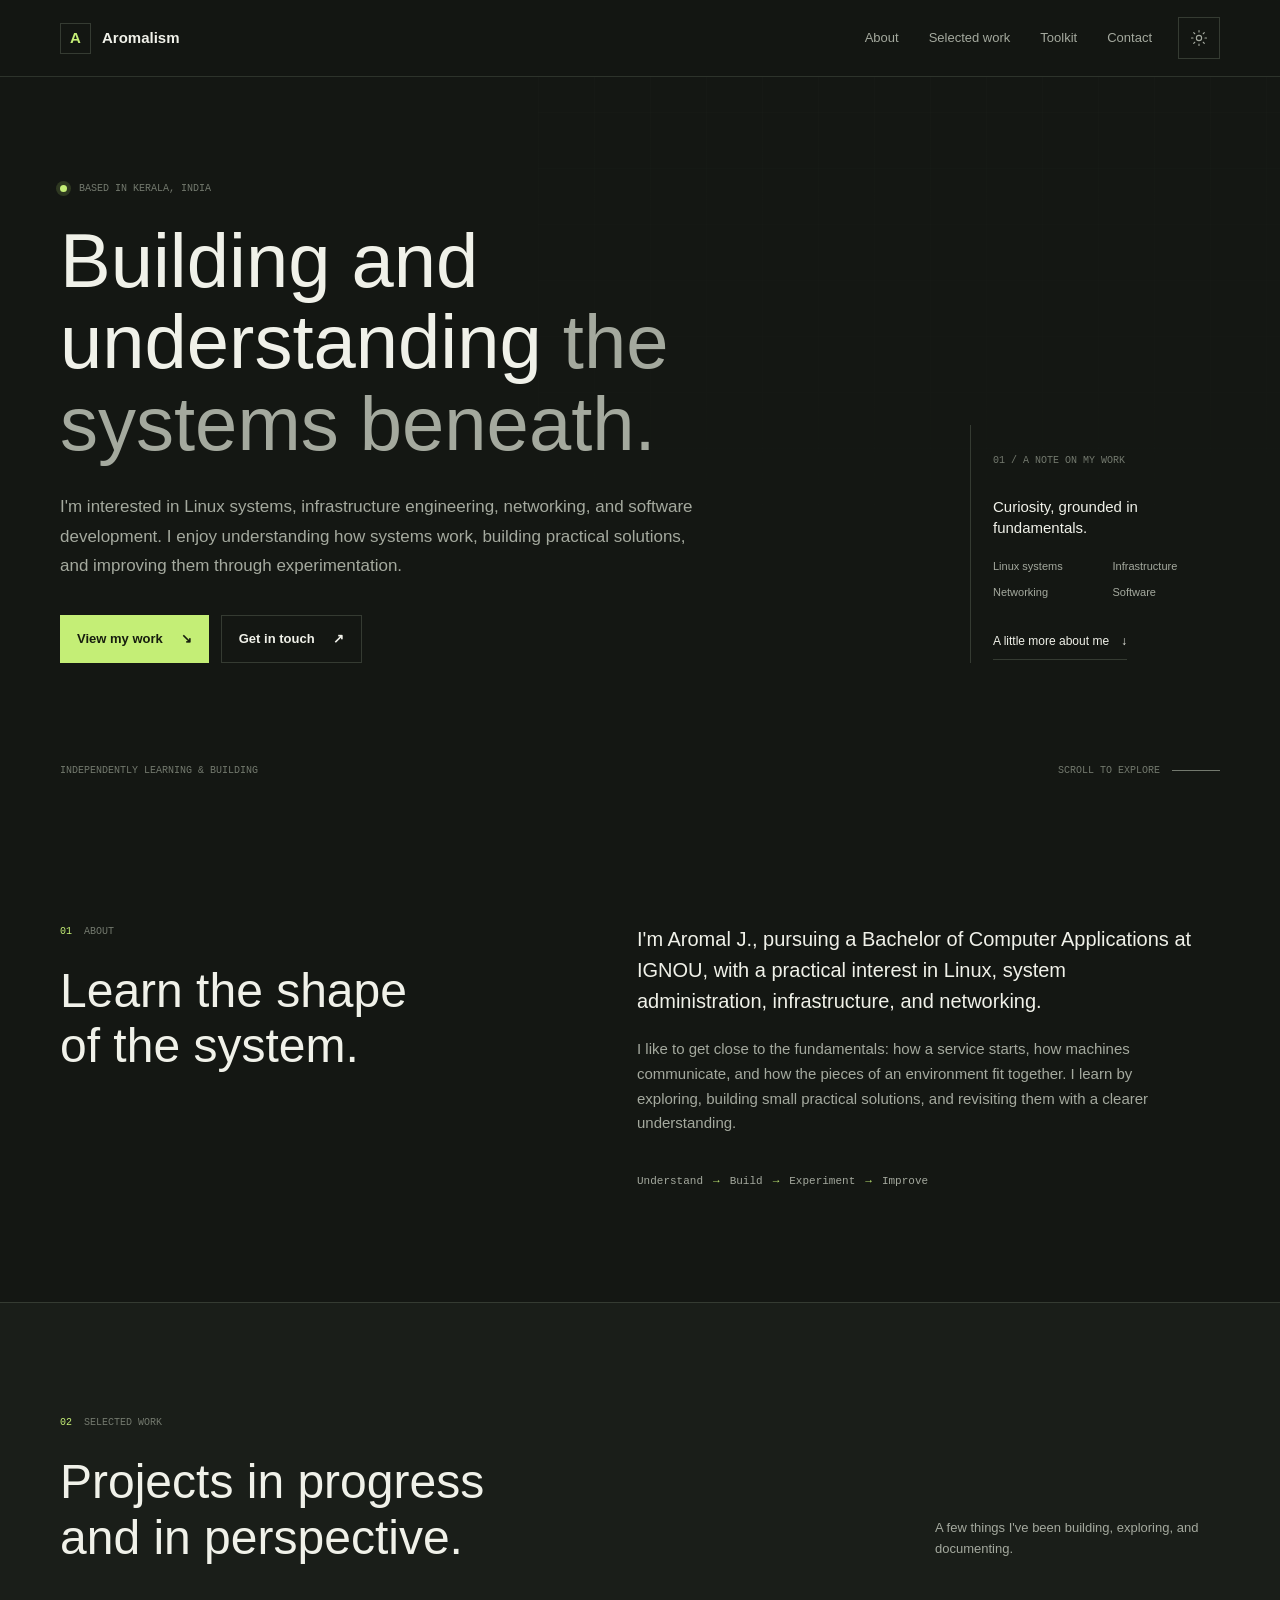
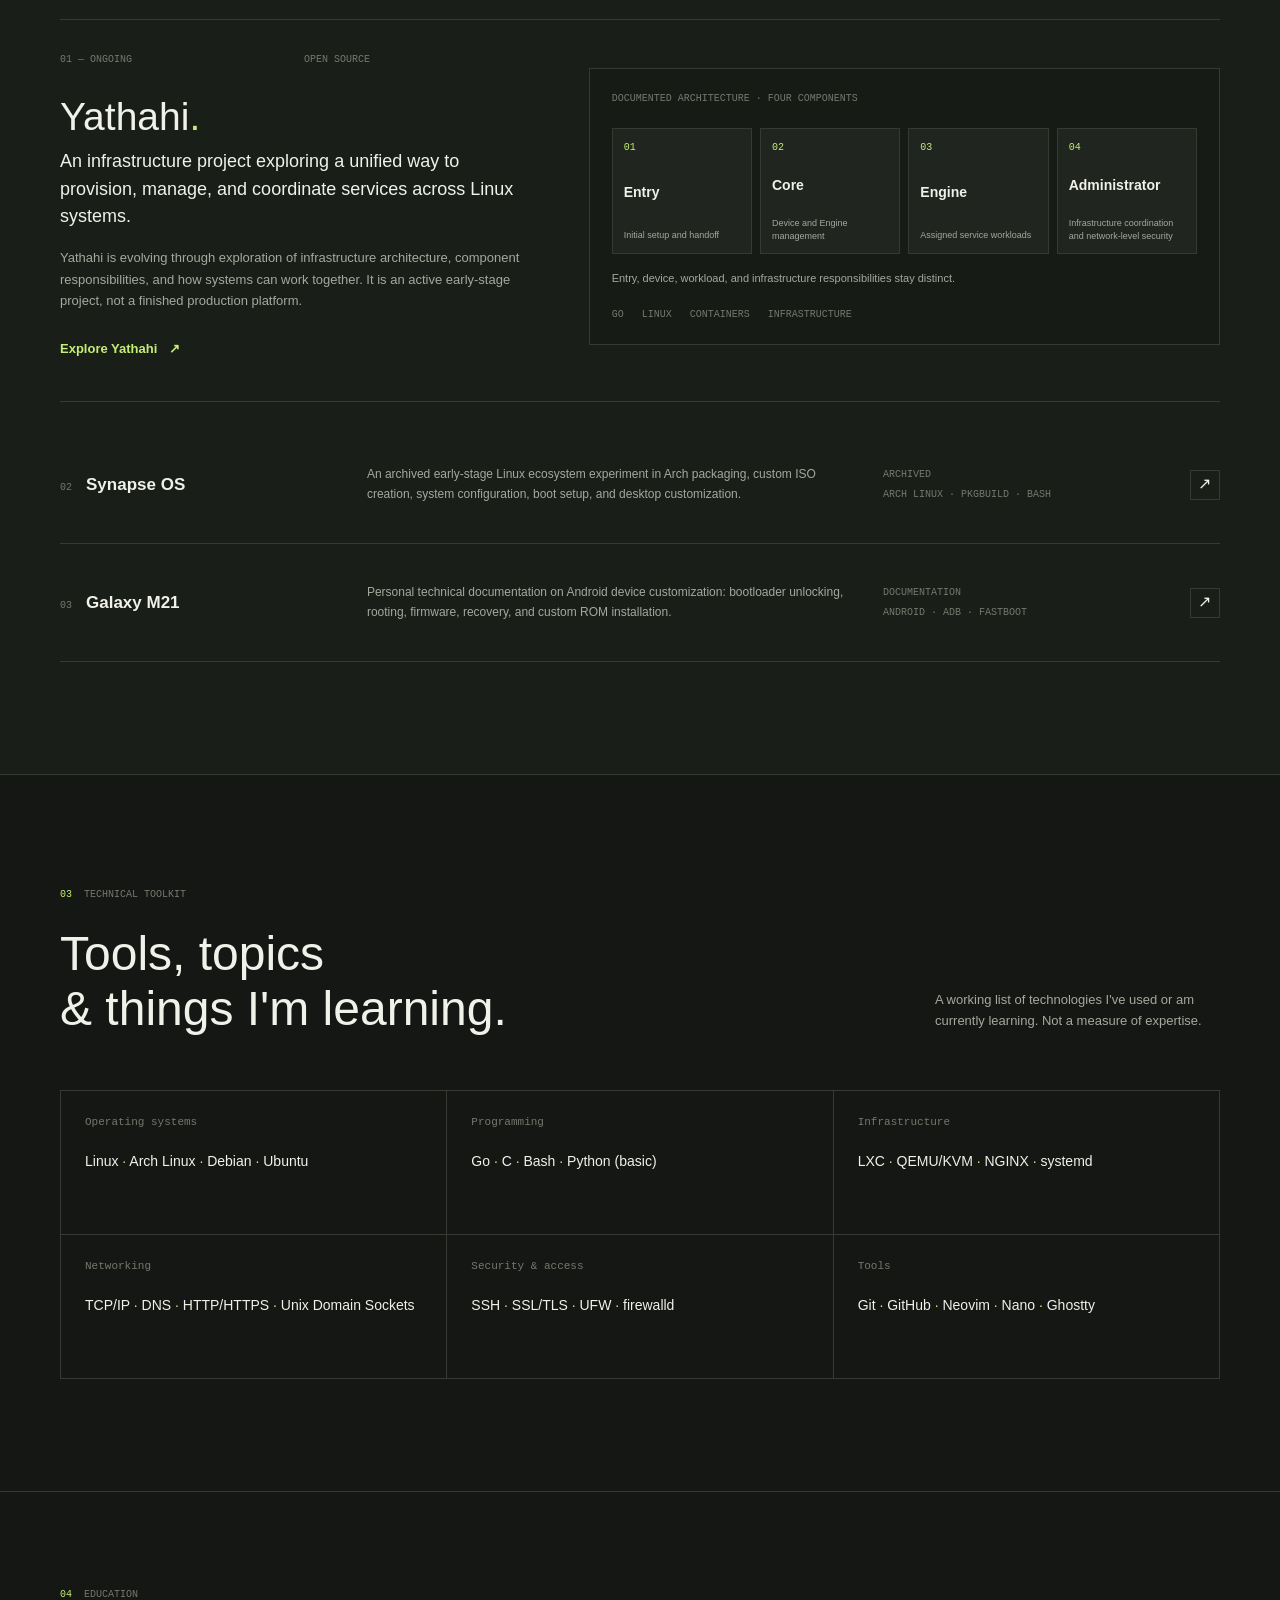
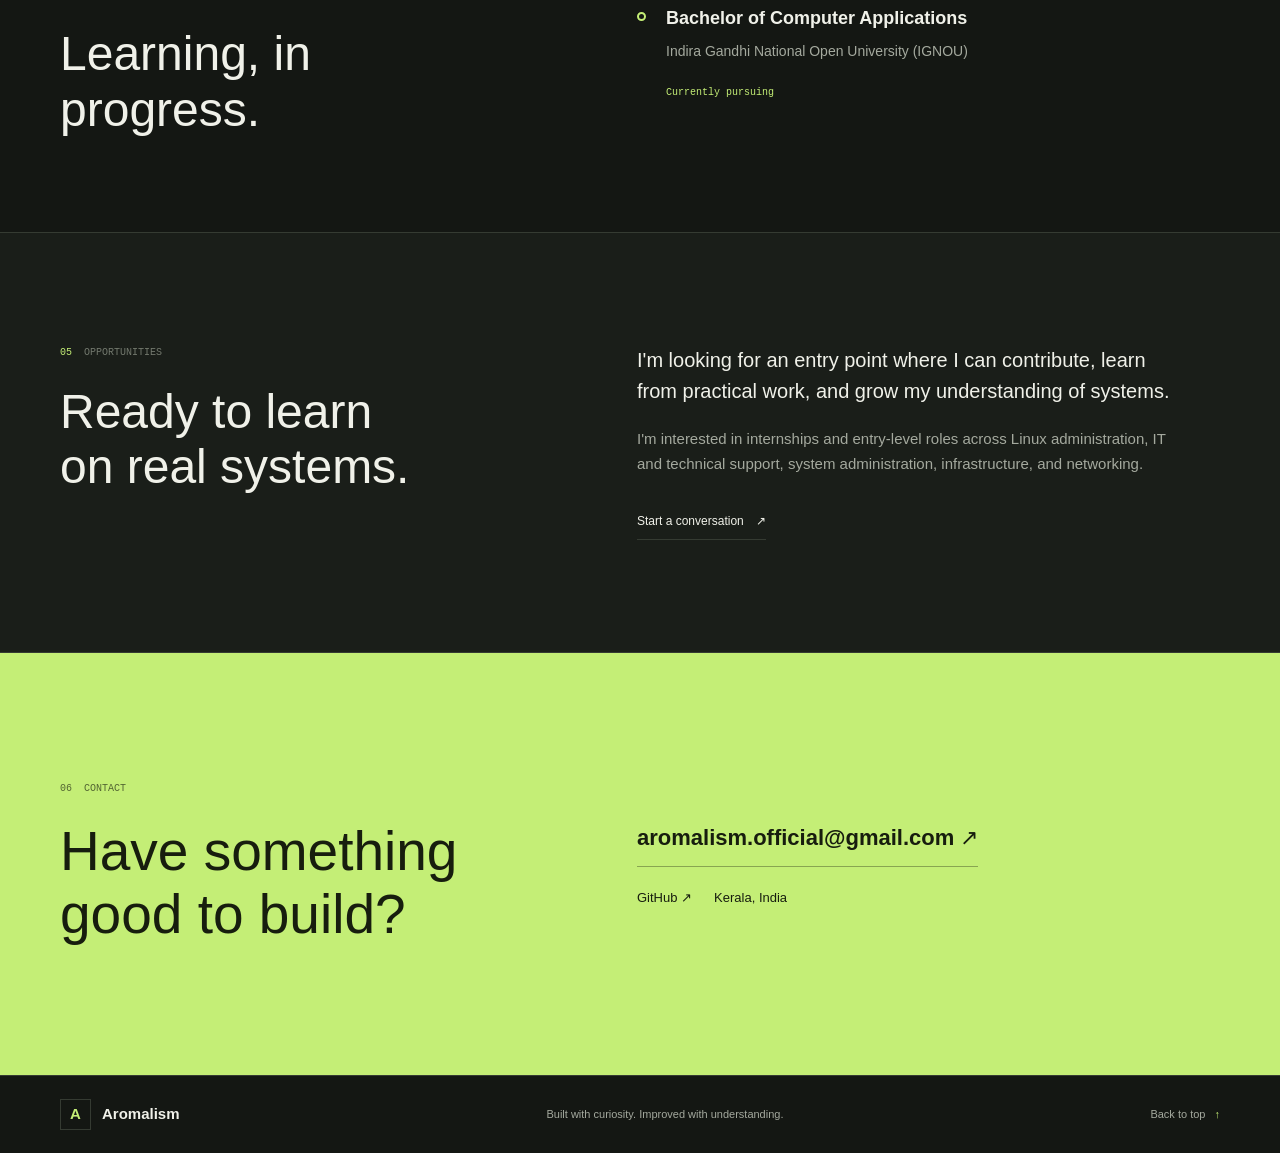
<file: index.html>
<!doctype html>
<html lang="en" data-theme="dark">
  <head>
    <meta charset="utf-8">
    <meta name="viewport" content="width=device-width, initial-scale=1">
    <title>Aromalism | Linux &amp; Systems</title>
    <meta name="description" content="Aromal J. is a BCA student in Kerala, India, interested in Linux systems, infrastructure engineering, networking, and software development.">
    <meta name="theme-color" content="#141713">
    <meta property="og:type" content="website">
    <meta property="og:title" content="Aromalism | Linux &amp; Systems">
    <meta property="og:description" content="Building and understanding the systems beneath.">
    <meta property="og:url" content="https://aromalism.github.io/aromalism/">
    <link rel="icon" href="assets/favicon.svg" type="image/svg+xml">
    <link rel="stylesheet" href="css/styles.css">
    <script src="js/script.js" defer></script>
  </head>
  <body>
    <a class="skip-link" href="#main">Skip to content</a>
    <header class="site-header">
      <div class="container header-inner">
        <a class="wordmark" href="#top" aria-label="Aromalism, home">
          <span class="wordmark-mark" aria-hidden="true">A</span>
          <span>Aromalism</span>
        </a>
        <button class="menu-toggle" type="button" aria-label="Open navigation" aria-expanded="false" aria-controls="primary-navigation">
          <span></span><span></span>
        </button>
        <nav class="primary-navigation" id="primary-navigation" aria-label="Main navigation">
          <a href="#about">About</a>
          <a href="#work">Selected work</a>
          <a href="#toolkit">Toolkit</a>
          <a href="#contact">Contact</a>
        </nav>
        <button class="theme-toggle" type="button" aria-label="Switch to light theme" title="Switch theme">
          <svg class="theme-icon theme-icon-sun" viewBox="0 0 24 24" aria-hidden="true" focusable="false">
            <circle cx="12" cy="12" r="3.5"></circle>
            <path d="M12 2v2m0 16v2M4.93 4.93l1.42 1.42m11.3 11.3 1.42 1.42M2 12h2m16 0h2M4.93 19.07l1.42-1.42m11.3-11.3 1.42-1.42"></path>
          </svg>
          <svg class="theme-icon theme-icon-moon" viewBox="0 0 24 24" aria-hidden="true" focusable="false">
            <path d="M20.2 15.1A8.4 8.4 0 0 1 8.9 3.8 8.5 8.5 0 1 0 20.2 15.1Z"></path>
          </svg>
        </button>
      </div>
    </header>

    <main id="main">
      <section class="hero section" id="top" aria-labelledby="hero-title">
        <div class="container hero-layout">
          <div class="hero-copy">
            <p class="eyebrow"><span class="status-dot" aria-hidden="true"></span> Based in Kerala, India</p>
            <h1 id="hero-title">Building and understanding <span>the systems beneath.</span></h1>
            <p class="hero-intro">I'm interested in Linux systems, infrastructure engineering, networking, and software development. I enjoy understanding how systems work, building practical solutions, and improving them through experimentation.</p>
            <div class="hero-actions">
              <a class="button button-primary" href="#work">View my work <span aria-hidden="true">↘</span></a>
              <a class="button button-quiet" href="#contact">Get in touch <span aria-hidden="true">↗</span></a>
            </div>
          </div>
          <aside class="hero-aside" aria-label="Current focus">
            <span class="aside-index">01 / A NOTE ON MY WORK</span>
            <p>Curiosity, grounded in fundamentals.</p>
            <div class="focus-list">
              <span>Linux systems</span>
              <span>Infrastructure</span>
              <span>Networking</span>
              <span>Software</span>
            </div>
            <a class="text-link" href="#about">A little more about me <span aria-hidden="true">↓</span></a>
          </aside>
        </div>
        <div class="container hero-foot" aria-hidden="true">
          <span>INDEPENDENTLY LEARNING &amp; BUILDING</span>
          <span>SCROLL TO EXPLORE <span class="scroll-line"></span></span>
        </div>
      </section>

      <section class="section about-section" id="about" aria-labelledby="about-title">
        <div class="container split-layout">
          <div class="section-heading">
            <p class="eyebrow"><span class="section-number">01</span> About</p>
            <h2 id="about-title">Learn the shape<br>of the system.</h2>
          </div>
          <div class="about-copy">
            <p class="lead">I'm Aromal J., pursuing a Bachelor of Computer Applications at IGNOU, with a practical interest in Linux, system administration, infrastructure, and networking.</p>
            <p>I like to get close to the fundamentals: how a service starts, how machines communicate, and how the pieces of an environment fit together. I learn by exploring, building small practical solutions, and revisiting them with a clearer understanding.</p>
            <div class="approach" aria-label="My approach: Understand, Build, Experiment, Improve">
              <span>Understand</span><span aria-hidden="true">→</span>
              <span>Build</span><span aria-hidden="true">→</span>
              <span>Experiment</span><span aria-hidden="true">→</span>
              <span>Improve</span>
            </div>
          </div>
        </div>
      </section>

      <section class="section work-section" id="work" aria-labelledby="work-title">
        <div class="container">
          <div class="section-topline">
            <div class="section-heading">
              <p class="eyebrow"><span class="section-number">02</span> Selected work</p>
              <h2 id="work-title">Projects in progress<br>and in perspective.</h2>
            </div>
            <p class="section-note">A few things I've been building, exploring, and documenting.</p>
          </div>

          <article class="project project-featured" aria-labelledby="yathahi-title">
            <div class="project-main">
              <div class="project-meta"><span>01 — ONGOING</span><span>OPEN SOURCE</span></div>
              <h3 id="yathahi-title">Yathahi<span class="project-period">.</span></h3>
              <p class="project-summary">An infrastructure project exploring a unified way to provision, manage, and coordinate services across Linux systems.</p>
              <p class="project-detail">Yathahi is evolving through exploration of infrastructure architecture, component responsibilities, and how systems can work together. It is an active early-stage project, not a finished production platform.</p>
              <a class="project-link" href="https://github.com/yathahi" target="_blank" rel="noopener noreferrer">Explore Yathahi <span aria-hidden="true">↗</span></a>
            </div>
            <div class="architecture" aria-label="Yathahi's documented architecture has four components with distinct responsibilities: Entry, Core, Engine, and Administrator">
              <p class="architecture-label">DOCUMENTED ARCHITECTURE · FOUR COMPONENTS</p>
              <div class="architecture-flow">
                <div class="architecture-node"><span>01</span><strong>Entry</strong><small>Initial setup and handoff</small></div>
                <div class="architecture-node"><span>02</span><strong>Core</strong><small>Device and Engine management</small></div>
                <div class="architecture-node"><span>03</span><strong>Engine</strong><small>Assigned service workloads</small></div>
                <div class="architecture-node"><span>04</span><strong>Administrator</strong><small>Infrastructure coordination and network-level security</small></div>
              </div>
              <p class="architecture-boundary">Entry, device, workload, and infrastructure responsibilities stay distinct.</p>
              <div class="architecture-footer"><span>GO</span><span>LINUX</span><span>CONTAINERS</span><span>INFRASTRUCTURE</span></div>
            </div>
          </article>

          <div class="project-list">
            <article class="project-row" aria-labelledby="synapse-title">
              <div class="project-row-title"><span class="project-index">02</span><h3 id="synapse-title">Synapse OS</h3></div>
              <p>An archived early-stage Linux ecosystem experiment in Arch packaging, custom ISO creation, system configuration, boot setup, and desktop customization.</p>
              <div class="project-row-meta"><span>ARCHIVED</span><span>ARCH LINUX · PKGBUILD · BASH</span></div>
              <a class="row-arrow" href="https://github.com/synapse-eco" target="_blank" rel="noopener noreferrer" aria-label="View Synapse OS on GitHub"><span aria-hidden="true">↗</span></a>
            </article>
            <article class="project-row" aria-labelledby="galaxy-title">
              <div class="project-row-title"><span class="project-index">03</span><h3 id="galaxy-title">Galaxy M21</h3></div>
              <p>Personal technical documentation on Android device customization: bootloader unlocking, rooting, firmware, recovery, and custom ROM installation.</p>
              <div class="project-row-meta"><span>DOCUMENTATION</span><span>ANDROID · ADB · FASTBOOT</span></div>
              <a class="row-arrow" href="https://github.com/aromalism/galaxy-m21" target="_blank" rel="noopener noreferrer" aria-label="View Galaxy M21 documentation on GitHub"><span aria-hidden="true">↗</span></a>
            </article>
          </div>
        </div>
      </section>

      <section class="section toolkit-section" id="toolkit" aria-labelledby="toolkit-title">
        <div class="container">
          <div class="section-topline">
            <div class="section-heading">
              <p class="eyebrow"><span class="section-number">03</span> Technical toolkit</p>
              <h2 id="toolkit-title">Tools, topics<br>&amp; things I'm learning.</h2>
            </div>
            <p class="section-note">A working list of technologies I've used or am currently learning. Not a measure of expertise.</p>
          </div>
          <div class="toolkit-grid">
            <div class="toolkit-group"><h3>Operating systems</h3><p>Linux <span>·</span> Arch Linux <span>·</span> Debian <span>·</span> Ubuntu</p></div>
            <div class="toolkit-group"><h3>Programming</h3><p>Go <span>·</span> C <span>·</span> Bash <span>·</span> Python (basic)</p></div>
            <div class="toolkit-group"><h3>Infrastructure</h3><p>LXC <span>·</span> QEMU/KVM <span>·</span> NGINX <span>·</span> systemd</p></div>
            <div class="toolkit-group"><h3>Networking</h3><p>TCP/IP <span>·</span> DNS <span>·</span> HTTP/HTTPS <span>·</span> Unix Domain Sockets</p></div>
            <div class="toolkit-group"><h3>Security &amp; access</h3><p>SSH <span>·</span> SSL/TLS <span>·</span> UFW <span>·</span> firewalld</p></div>
            <div class="toolkit-group"><h3>Tools</h3><p>Git <span>·</span> GitHub <span>·</span> Neovim <span>·</span> Nano <span>·</span> Ghostty</p></div>
          </div>
        </div>
      </section>

      <section class="section path-section" id="education" aria-labelledby="education-title">
        <div class="container split-layout">
          <div class="section-heading">
            <p class="eyebrow"><span class="section-number">04</span> Education</p>
            <h2 id="education-title">Learning, in progress.</h2>
          </div>
          <div class="education-entry">
            <span class="education-marker" aria-hidden="true"></span>
            <div><h3>Bachelor of Computer Applications</h3><p>Indira Gandhi National Open University (IGNOU)</p><span class="education-status">Currently pursuing</span></div>
          </div>
        </div>
      </section>

      <section class="section opportunity-section" id="opportunities" aria-labelledby="opportunities-title">
        <div class="container opportunity-layout">
          <div class="section-heading">
            <p class="eyebrow"><span class="section-number">05</span> Opportunities</p>
            <h2 id="opportunities-title">Ready to learn<br>on real systems.</h2>
          </div>
          <div class="opportunity-copy">
            <p class="lead">I'm looking for an entry point where I can contribute, learn from practical work, and grow my understanding of systems.</p>
            <p>I'm interested in internships and entry-level roles across Linux administration, IT and technical support, system administration, infrastructure, and networking.</p>
            <a class="text-link" href="mailto:aromalism.official@gmail.com">Start a conversation <span aria-hidden="true">↗</span></a>
          </div>
        </div>
      </section>

      <section class="section contact-section" id="contact" aria-labelledby="contact-title">
        <div class="container contact-layout">
          <div>
            <p class="eyebrow"><span class="section-number">06</span> Contact</p>
            <h2 id="contact-title">Have something<br>good to build?</h2>
          </div>
          <div class="contact-details">
            <a class="contact-email" href="mailto:aromalism.official@gmail.com">aromalism.official@gmail.com <span aria-hidden="true">↗</span></a>
            <div class="contact-links">
              <a href="https://github.com/aromalism" target="_blank" rel="noopener noreferrer">GitHub <span aria-hidden="true">↗</span></a>
              <span>Kerala, India</span>
            </div>
          </div>
        </div>
      </section>
    </main>

    <footer class="site-footer">
      <div class="container footer-inner">
        <a class="wordmark" href="#top"><span class="wordmark-mark" aria-hidden="true">A</span><span>Aromalism</span></a>
        <p>Built with curiosity. Improved with understanding.</p>
        <a class="back-top" href="#top">Back to top <span aria-hidden="true">↑</span></a>
      </div>
    </footer>
  </body>
</html>
</file>
<file: css/styles.css>
:root {
  color-scheme: dark;
  --page: #141713;
  --surface: #1a1e19;
  --surface-raised: #20251f;
  --text: #f0f1e9;
  --muted: #a4a99e;
  --quiet: #73796e;
  --line: #353b32;
  --accent: #c4ee76;
  --accent-ink: #171d0e;
  --content: 1160px;
  --gutter: 56px;
}

html[data-theme="light"] {
  color-scheme: light;
  --page: #f3f4ed;
  --surface: #e9ece3;
  --surface-raised: #e0e5d9;
  --text: #20251d;
  --muted: #5b6258;
  --quiet: #72796e;
  --line: #cbd1c4;
  --accent: #5d7e24;
  --accent-ink: #f7f8f2;
}

*,
*::before,
*::after {
  box-sizing: border-box;
}

html {
  scroll-behavior: smooth;
  scroll-padding-top: 92px;
}

body {
  margin: 0;
  background: var(--page);
  color: var(--text);
  font-family: "Avenir Next", Avenir, "Segoe UI", sans-serif;
  font-size: 16px;
  line-height: 1.65;
  transition: background-color 180ms ease, color 180ms ease;
}

body::before {
  position: absolute;
  z-index: -1;
  top: 0;
  right: 0;
  width: min(58vw, 780px);
  height: 760px;
  background-image: linear-gradient(to right, color-mix(in srgb, var(--line) 33%, transparent) 1px, transparent 1px), linear-gradient(to bottom, color-mix(in srgb, var(--line) 33%, transparent) 1px, transparent 1px);
  background-size: 56px 56px;
  content: "";
  opacity: 0.24;
  mask-image: linear-gradient(to bottom, #000, transparent 88%);
  pointer-events: none;
}

a {
  color: inherit;
  text-decoration: none;
}

a:hover {
  color: var(--accent);
}

button {
  color: inherit;
  font: inherit;
}

button:focus-visible,
a:focus-visible {
  outline: 2px solid var(--accent);
  outline-offset: 5px;
}

::selection {
  background: var(--accent);
  color: var(--accent-ink);
}

.container {
  width: min(var(--content), calc(100% - var(--gutter) * 2));
  margin-inline: auto;
}

.skip-link {
  position: fixed;
  z-index: 20;
  top: 12px;
  left: 12px;
  padding: 10px 14px;
  transform: translateY(-160%);
  background: var(--accent);
  color: var(--accent-ink);
}

.skip-link:focus {
  transform: translateY(0);
}

.site-header {
  position: sticky;
  z-index: 10;
  top: 0;
  border-bottom: 1px solid color-mix(in srgb, var(--line) 78%, transparent);
  background: color-mix(in srgb, var(--page) 92%, transparent);
  backdrop-filter: blur(14px);
}

.header-inner {
  display: flex;
  min-height: 76px;
  align-items: center;
}

.wordmark {
  display: inline-flex;
  align-items: center;
  gap: 11px;
  font-size: 15px;
  font-weight: 650;
}

.wordmark-mark {
  display: grid;
  width: 31px;
  height: 31px;
  place-items: center;
  border: 1px solid var(--line);
  color: var(--accent);
  font-size: 15px;
  font-weight: 600;
}

.primary-navigation {
  display: flex;
  align-items: center;
  gap: 30px;
  margin-left: auto;
}

.primary-navigation a,
.theme-toggle {
  color: var(--muted);
  font-size: 13px;
}

.primary-navigation a:hover,
.theme-toggle:hover {
  color: var(--text);
}

.theme-toggle,
.menu-toggle {
  display: grid;
  width: 42px;
  height: 42px;
  place-items: center;
  border: 1px solid var(--line);
  background: transparent;
  cursor: pointer;
}

.theme-toggle {
  margin-left: 26px;
}

.theme-icon {
  width: 18px;
  height: 18px;
  fill: none;
  stroke: currentColor;
  stroke-linecap: round;
  stroke-linejoin: round;
  stroke-width: 1.5;
}

.theme-icon-moon,
html[data-theme="light"] .theme-icon-sun {
  display: none;
}

html[data-theme="light"] .theme-icon-moon {
  display: block;
}

.menu-toggle {
  display: none;
}

.section {
  padding-block: 112px;
  border-bottom: 1px solid var(--line);
}

.hero {
  min-height: 665px;
  padding-top: 104px;
  padding-bottom: 34px;
  border-bottom: 0;
}

.hero-layout {
  display: grid;
  grid-template-columns: minmax(0, 1fr) 250px;
  gap: 74px;
  align-items: end;
}

.eyebrow,
.aside-index,
.hero-foot,
.project-meta,
.architecture-label,
.architecture-node > span,
.architecture-footer,
.project-row-meta,
.education-status {
  color: var(--quiet);
  font-family: ui-monospace, "SFMono-Regular", Consolas, monospace;
  font-size: 10px;
  font-weight: 500;
  line-height: 1.5;
}

.eyebrow {
  display: flex;
  align-items: center;
  gap: 12px;
  margin: 0 0 24px;
  text-transform: uppercase;
}

.status-dot {
  width: 7px;
  height: 7px;
  border-radius: 50%;
  background: var(--accent);
  box-shadow: 0 0 0 4px color-mix(in srgb, var(--accent) 15%, transparent);
}

.hero h1 {
  max-width: 810px;
  margin: 0;
  font-size: 76px;
  font-weight: 520;
  letter-spacing: 0;
  line-height: 1.07;
}

.hero h1 span {
  color: var(--muted);
  font-weight: 400;
}

.hero-intro {
  max-width: 650px;
  margin: 28px 0 0;
  color: var(--muted);
  font-size: 17px;
  line-height: 1.75;
}

.hero-actions {
  display: flex;
  flex-wrap: wrap;
  gap: 12px;
  margin-top: 34px;
}

.button {
  display: inline-flex;
  min-height: 48px;
  align-items: center;
  justify-content: center;
  gap: 18px;
  padding: 0 17px;
  font-size: 13px;
  font-weight: 600;
  transition: background-color 160ms ease, border-color 160ms ease, color 160ms ease;
}

.button-primary {
  background: var(--accent);
  color: var(--accent-ink);
}

.button-primary:hover {
  background: var(--text);
  color: var(--page);
}

.button-quiet {
  border: 1px solid var(--line);
  color: var(--text);
}

.button-quiet:hover {
  border-color: var(--muted);
  color: var(--text);
}

.hero-aside {
  padding: 20px 0 3px 22px;
  border-left: 1px solid var(--line);
}

.hero-aside > p {
  margin: 24px 0 18px;
  font-size: 15px;
  line-height: 1.45;
}

.focus-list {
  display: grid;
  grid-template-columns: 1fr 1fr;
  gap: 8px 12px;
  color: var(--muted);
  font-size: 11px;
}

.text-link {
  display: inline-flex;
  align-items: center;
  gap: 12px;
  border-bottom: 1px solid var(--line);
  padding-bottom: 7px;
  color: var(--text);
  font-size: 12px;
}

.text-link:hover {
  border-color: var(--accent);
}

.hero-aside .text-link {
  margin-top: 31px;
}

.hero-foot {
  display: flex;
  justify-content: space-between;
  margin-top: 100px;
}

.hero-foot > span:last-child {
  display: flex;
  align-items: center;
  gap: 12px;
}

.scroll-line {
  display: inline-block;
  width: 48px;
  height: 1px;
  background: var(--quiet);
}

.split-layout,
.opportunity-layout,
.contact-layout {
  display: grid;
  grid-template-columns: 0.9fr 1.1fr;
  gap: 100px;
}

.section-number {
  color: var(--accent);
}

.section-heading h2,
.contact-layout h2 {
  margin: 0;
  font-size: 48px;
  font-weight: 480;
  letter-spacing: 0;
  line-height: 1.15;
}

.about-copy {
  max-width: 560px;
}

.about-copy p,
.opportunity-copy > p:not(.lead) {
  margin: 0 0 18px;
  color: var(--muted);
  font-size: 15px;
}

.about-copy .lead,
.opportunity-copy .lead {
  margin: 0 0 20px;
  color: var(--text);
  font-size: 20px;
  line-height: 1.55;
}

.approach {
  display: flex;
  flex-wrap: wrap;
  align-items: center;
  gap: 10px;
  margin-top: 36px;
  color: var(--muted);
  font-family: ui-monospace, "SFMono-Regular", Consolas, monospace;
  font-size: 11px;
}

.approach span:nth-child(even) {
  color: var(--accent);
}

.work-section {
  background: var(--surface);
}

.section-topline {
  display: flex;
  align-items: end;
  justify-content: space-between;
  gap: 40px;
  margin-bottom: 54px;
}

.section-note {
  max-width: 285px;
  margin: 0 0 5px;
  color: var(--muted);
  font-size: 13px;
}

.project-featured {
  display: grid;
  grid-template-columns: 0.85fr 1.15fr;
  gap: 62px;
  padding: 32px 0 40px;
  border-top: 1px solid var(--line);
  border-bottom: 1px solid var(--line);
}

.project-meta {
  display: flex;
  justify-content: space-between;
  gap: 18px;
  max-width: 310px;
}

.project-featured h3 {
  margin: 30px 0 12px;
  font-size: 39px;
  font-weight: 500;
  line-height: 1;
}

.project-period {
  color: var(--accent);
}

.project-summary {
  max-width: 470px;
  margin: 0;
  font-size: 18px;
  line-height: 1.55;
}

.project-detail {
  max-width: 460px;
  margin: 16px 0 23px;
  color: var(--muted);
  font-size: 13px;
}

.project-link {
  display: inline-flex;
  align-items: center;
  gap: 12px;
  color: var(--accent);
  font-size: 13px;
  font-weight: 600;
}

.architecture {
  align-self: center;
  padding: 22px;
  border: 1px solid var(--line);
  background: color-mix(in srgb, var(--page) 48%, transparent);
}

.architecture-label {
  margin: 0 0 22px;
}

.architecture-flow {
  display: grid;
  grid-template-columns: repeat(4, minmax(0, 1fr));
  gap: 8px;
}

.architecture-node {
  display: flex;
  min-width: 0;
  min-height: 126px;
  flex-direction: column;
  justify-content: space-between;
  gap: 8px;
  padding: 11px;
  border: 1px solid var(--line);
  background: var(--surface-raised);
}

.architecture-node > span {
  color: var(--accent);
}

.architecture-node strong {
  overflow-wrap: anywhere;
  font-size: 14px;
  font-weight: 550;
}

.architecture-node small {
  color: var(--muted);
  font-size: 9px;
  line-height: 1.35;
}

.architecture-boundary {
  margin: 16px 0 0;
  color: var(--muted);
  font-size: 11px;
  line-height: 1.5;
}

.architecture-footer {
  display: flex;
  flex-wrap: wrap;
  gap: 9px 18px;
  margin-top: 21px;
}

.project-list {
  margin-top: 24px;
}

.project-row {
  position: relative;
  display: grid;
  grid-template-columns: 0.8fr 1.4fr 0.8fr 30px;
  gap: 28px;
  align-items: center;
  min-height: 118px;
  padding-block: 23px;
  border-bottom: 1px solid var(--line);
}

.project-row-title {
  display: flex;
  align-items: baseline;
  gap: 14px;
}

.project-index {
  color: var(--quiet);
  font-family: ui-monospace, "SFMono-Regular", Consolas, monospace;
  font-size: 10px;
}

.project-row h3 {
  margin: 0;
  font-size: 17px;
  font-weight: 550;
}

.project-row > p {
  margin: 0;
  color: var(--muted);
  font-size: 12px;
  line-height: 1.6;
}

.project-row-meta {
  display: grid;
  gap: 5px;
}

.row-arrow {
  display: grid;
  width: 30px;
  height: 30px;
  place-items: center;
  border: 1px solid var(--line);
}

.row-arrow:hover {
  border-color: var(--accent);
}

.toolkit-grid {
  display: grid;
  grid-template-columns: repeat(3, 1fr);
  border-top: 1px solid var(--line);
  border-left: 1px solid var(--line);
}

.toolkit-group {
  min-height: 144px;
  padding: 22px 24px;
  border-right: 1px solid var(--line);
  border-bottom: 1px solid var(--line);
}

.toolkit-group h3 {
  margin: 0 0 17px;
  color: var(--quiet);
  font-family: ui-monospace, "SFMono-Regular", Consolas, monospace;
  font-size: 11px;
  font-weight: 500;
}

.toolkit-group p {
  margin: 0;
  font-size: 14px;
  line-height: 1.8;
}

.toolkit-group p span {
  color: var(--accent);
}

.path-section {
  padding-block: 95px;
}

.path-section .section-heading h2 {
  max-width: 430px;
}

.education-entry {
  display: flex;
  gap: 20px;
  align-items: flex-start;
  padding-top: 17px;
}

.education-marker {
  flex: 0 0 auto;
  width: 9px;
  height: 9px;
  margin-top: 8px;
  border: 2px solid var(--accent);
  border-radius: 50%;
}

.education-entry h3 {
  margin: 0 0 6px;
  font-size: 18px;
  font-weight: 550;
}

.education-entry p {
  margin: 0 0 14px;
  color: var(--muted);
  font-size: 14px;
}

.education-status {
  color: var(--accent);
}

.opportunity-section {
  background: var(--surface);
}

.opportunity-copy {
  max-width: 545px;
}

.opportunity-copy .text-link {
  margin-top: 18px;
}

.contact-section {
  padding-block: 128px;
  background: var(--accent);
  color: var(--accent-ink);
}

.contact-section .eyebrow,
.contact-section .section-number {
  color: color-mix(in srgb, var(--accent-ink) 65%, transparent);
}

.contact-layout h2 {
  font-size: 55px;
}

.contact-details {
  display: flex;
  flex-direction: column;
  justify-content: center;
  align-items: flex-start;
}

.contact-email {
  max-width: 100%;
  overflow-wrap: anywhere;
  padding-bottom: 10px;
  border-bottom: 1px solid color-mix(in srgb, var(--accent-ink) 35%, transparent);
  font-size: 22px;
  font-weight: 550;
}

.contact-links {
  display: flex;
  flex-wrap: wrap;
  gap: 22px;
  margin-top: 20px;
  font-size: 13px;
}

.contact-email:hover,
.contact-links a:hover {
  color: color-mix(in srgb, var(--accent-ink) 65%, transparent);
}

.site-footer {
  padding-block: 23px;
}

.footer-inner {
  display: flex;
  align-items: center;
  justify-content: space-between;
  gap: 20px;
}

.footer-inner > p,
.back-top {
  margin: 0;
  color: var(--muted);
  font-size: 11px;
}

.back-top span {
  margin-left: 6px;
  color: var(--accent);
}

@media (max-width: 960px) {
  :root {
    --gutter: 36px;
  }

  .hero-layout {
    grid-template-columns: minmax(0, 1fr) 210px;
    gap: 38px;
  }

  .hero h1 {
    font-size: 60px;
  }

  .split-layout,
  .opportunity-layout,
  .contact-layout {
    gap: 56px;
  }

  .project-featured {
    grid-template-columns: 1fr;
    gap: 36px;
  }

  .architecture {
    max-width: 640px;
  }

  .project-row {
    grid-template-columns: 0.8fr 1.5fr 0.8fr 30px;
    gap: 18px;
  }

  .toolkit-grid {
    grid-template-columns: repeat(2, 1fr);
  }
}

@media (max-width: 700px) {
  :root {
    --gutter: 23px;
  }

  html {
    scroll-padding-top: 74px;
  }

  .header-inner {
    min-height: 66px;
  }

  .menu-toggle {
    display: flex;
    flex-direction: column;
    justify-content: center;
    gap: 5px;
    margin-left: auto;
  }

  .menu-toggle span {
    width: 17px;
    height: 1px;
    background: currentColor;
    transition: transform 160ms ease;
  }

  .menu-open .menu-toggle span:first-child {
    transform: translateY(3px) rotate(45deg);
  }

  .menu-open .menu-toggle span:last-child {
    transform: translateY(-3px) rotate(-45deg);
  }

  .primary-navigation {
    position: absolute;
    top: 65px;
    right: 0;
    left: 0;
    display: none;
    align-items: stretch;
    gap: 0;
    margin: 0;
    padding: 8px var(--gutter) 16px;
    border-bottom: 1px solid var(--line);
    background: var(--page);
  }

  .menu-open .primary-navigation {
    display: flex;
    flex-direction: column;
  }

  .primary-navigation a {
    padding-block: 12px;
    border-bottom: 1px solid var(--line);
  }

  .primary-navigation a:last-child {
    border-bottom: 0;
  }

  .theme-toggle {
    width: 39px;
    height: 39px;
    margin-left: 10px;
  }

  .section {
    padding-block: 78px;
  }

  .hero {
    min-height: auto;
    padding-top: 70px;
    padding-bottom: 25px;
  }

  .hero-layout {
    grid-template-columns: 1fr;
    gap: 52px;
  }

  .hero h1 {
    max-width: 590px;
    font-size: 52px;
  }

  .hero-intro {
    margin-top: 21px;
    font-size: 15px;
  }

  .hero-aside {
    max-width: 390px;
    padding-left: 17px;
  }

  .hero-aside > p {
    margin-top: 14px;
  }

  .hero-aside .text-link {
    margin-top: 20px;
  }

  .hero-foot {
    margin-top: 55px;
    font-size: 9px;
  }

  .scroll-line {
    width: 25px;
  }

  .split-layout,
  .opportunity-layout,
  .contact-layout {
    grid-template-columns: 1fr;
    gap: 34px;
  }

  .section-heading h2,
  .contact-layout h2 {
    font-size: 39px;
  }

  .about-copy .lead,
  .opportunity-copy .lead {
    font-size: 18px;
  }

  .section-topline {
    display: block;
    margin-bottom: 35px;
  }

  .section-note {
    max-width: 400px;
    margin-top: 20px;
  }

  .project-featured {
    gap: 30px;
    padding-top: 25px;
  }

  .architecture {
    padding: 16px;
  }

  .architecture-flow {
    grid-template-columns: repeat(2, minmax(0, 1fr));
    gap: 8px;
  }

  .architecture-node {
    min-height: 118px;
  }

  .architecture-footer {
    gap: 8px 13px;
  }

  .project-row {
    grid-template-columns: 1fr 30px;
    gap: 12px 16px;
    padding-block: 20px;
  }

  .project-row-title {
    grid-column: 1;
  }

  .project-row > p {
    grid-column: 1 / -1;
  }

  .project-row-meta {
    grid-column: 1;
    display: flex;
    flex-wrap: wrap;
    gap: 8px 14px;
  }

  .row-arrow {
    grid-column: 2;
    grid-row: 1 / 4;
    justify-self: end;
  }

  .toolkit-grid {
    grid-template-columns: 1fr;
  }

  .toolkit-group {
    min-height: auto;
    padding: 19px;
  }

  .path-section {
    padding-block: 72px;
  }

  .contact-section {
    padding-block: 82px;
  }

  .contact-email {
    font-size: 18px;
  }

  .footer-inner {
    flex-wrap: wrap;
  }

  .footer-inner > p {
    order: 1;
    flex-basis: 100%;
  }
}

@media (max-width: 380px) {
  :root {
    --gutter: 18px;
  }

  .hero h1 {
    font-size: 43px;
  }

  .hero-foot > span:first-child {
    max-width: 130px;
  }

  .project-meta {
    font-size: 9px;
  }
}

@media (prefers-reduced-motion: reduce) {
  *,
  *::before,
  *::after {
    scroll-behavior: auto !important;
    animation-duration: 0.01ms !important;
    animation-iteration-count: 1 !important;
    transition-duration: 0.01ms !important;
  }
}
</file>
